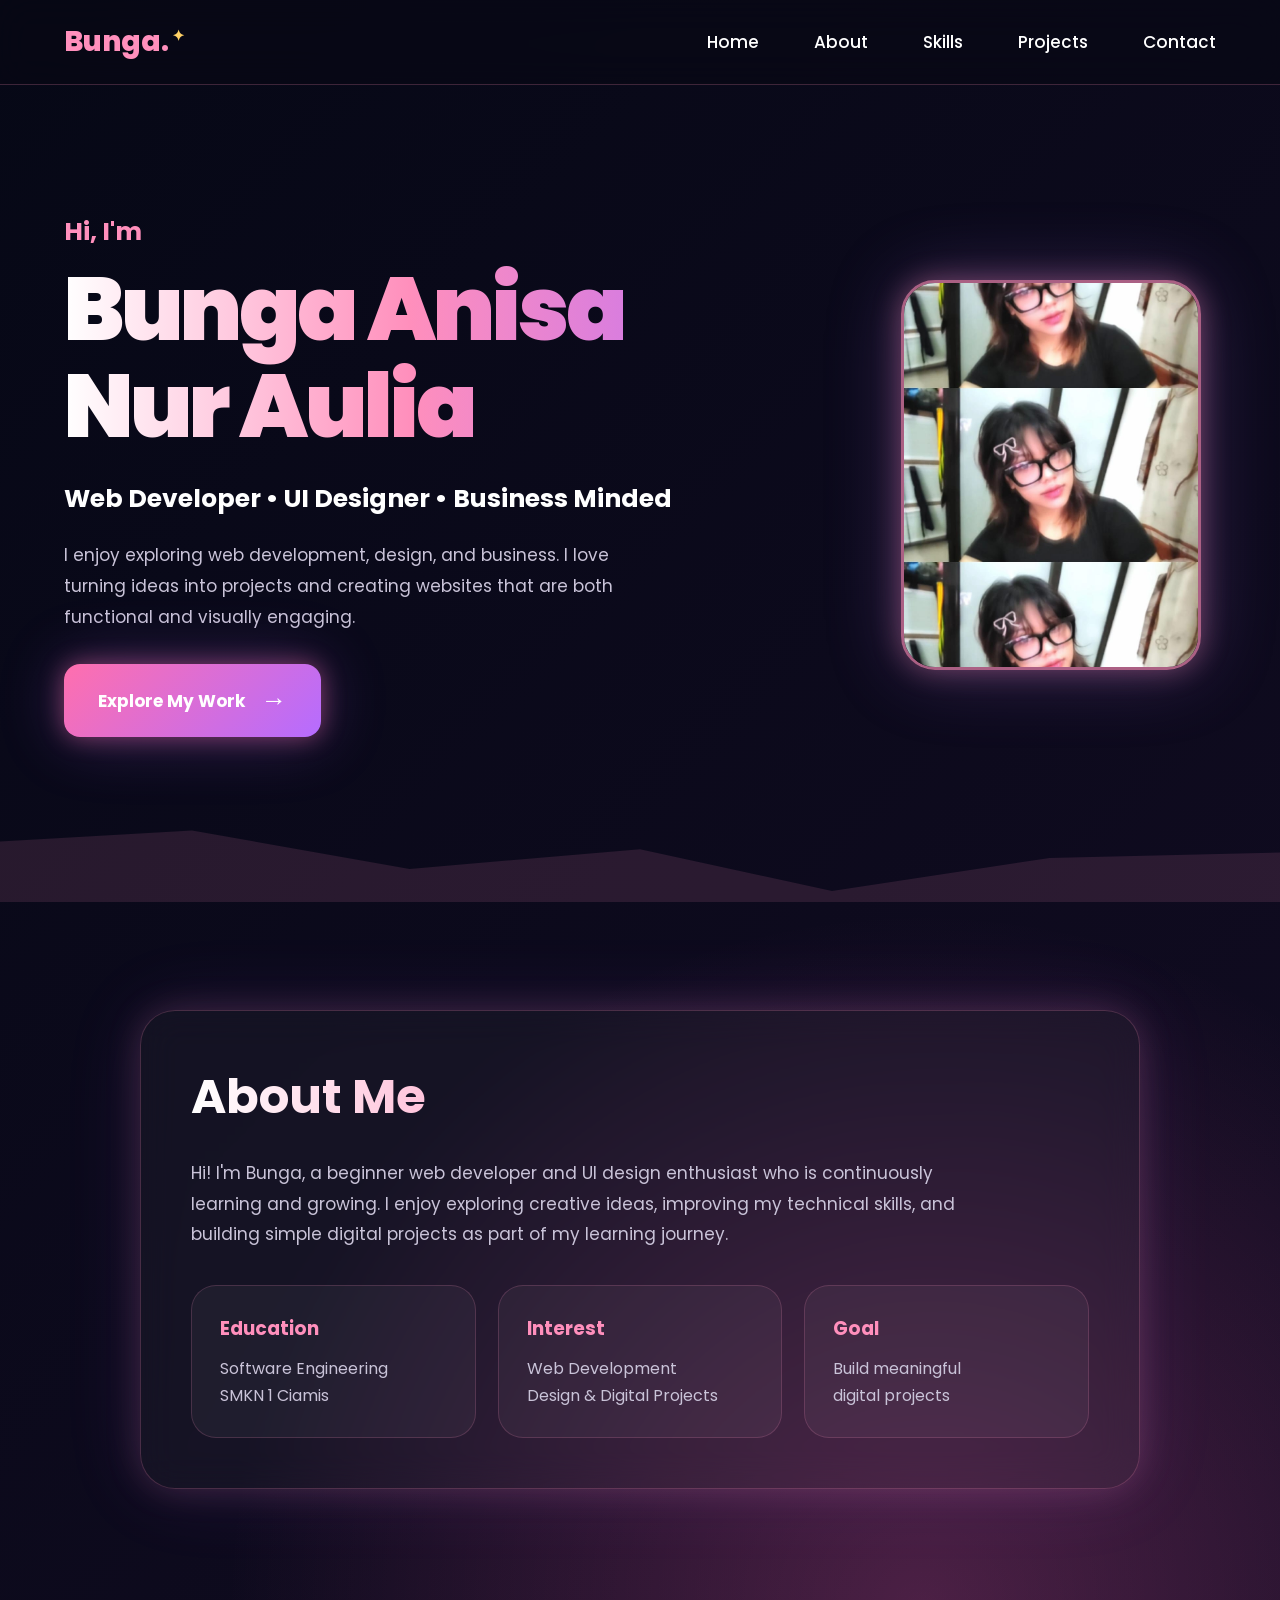
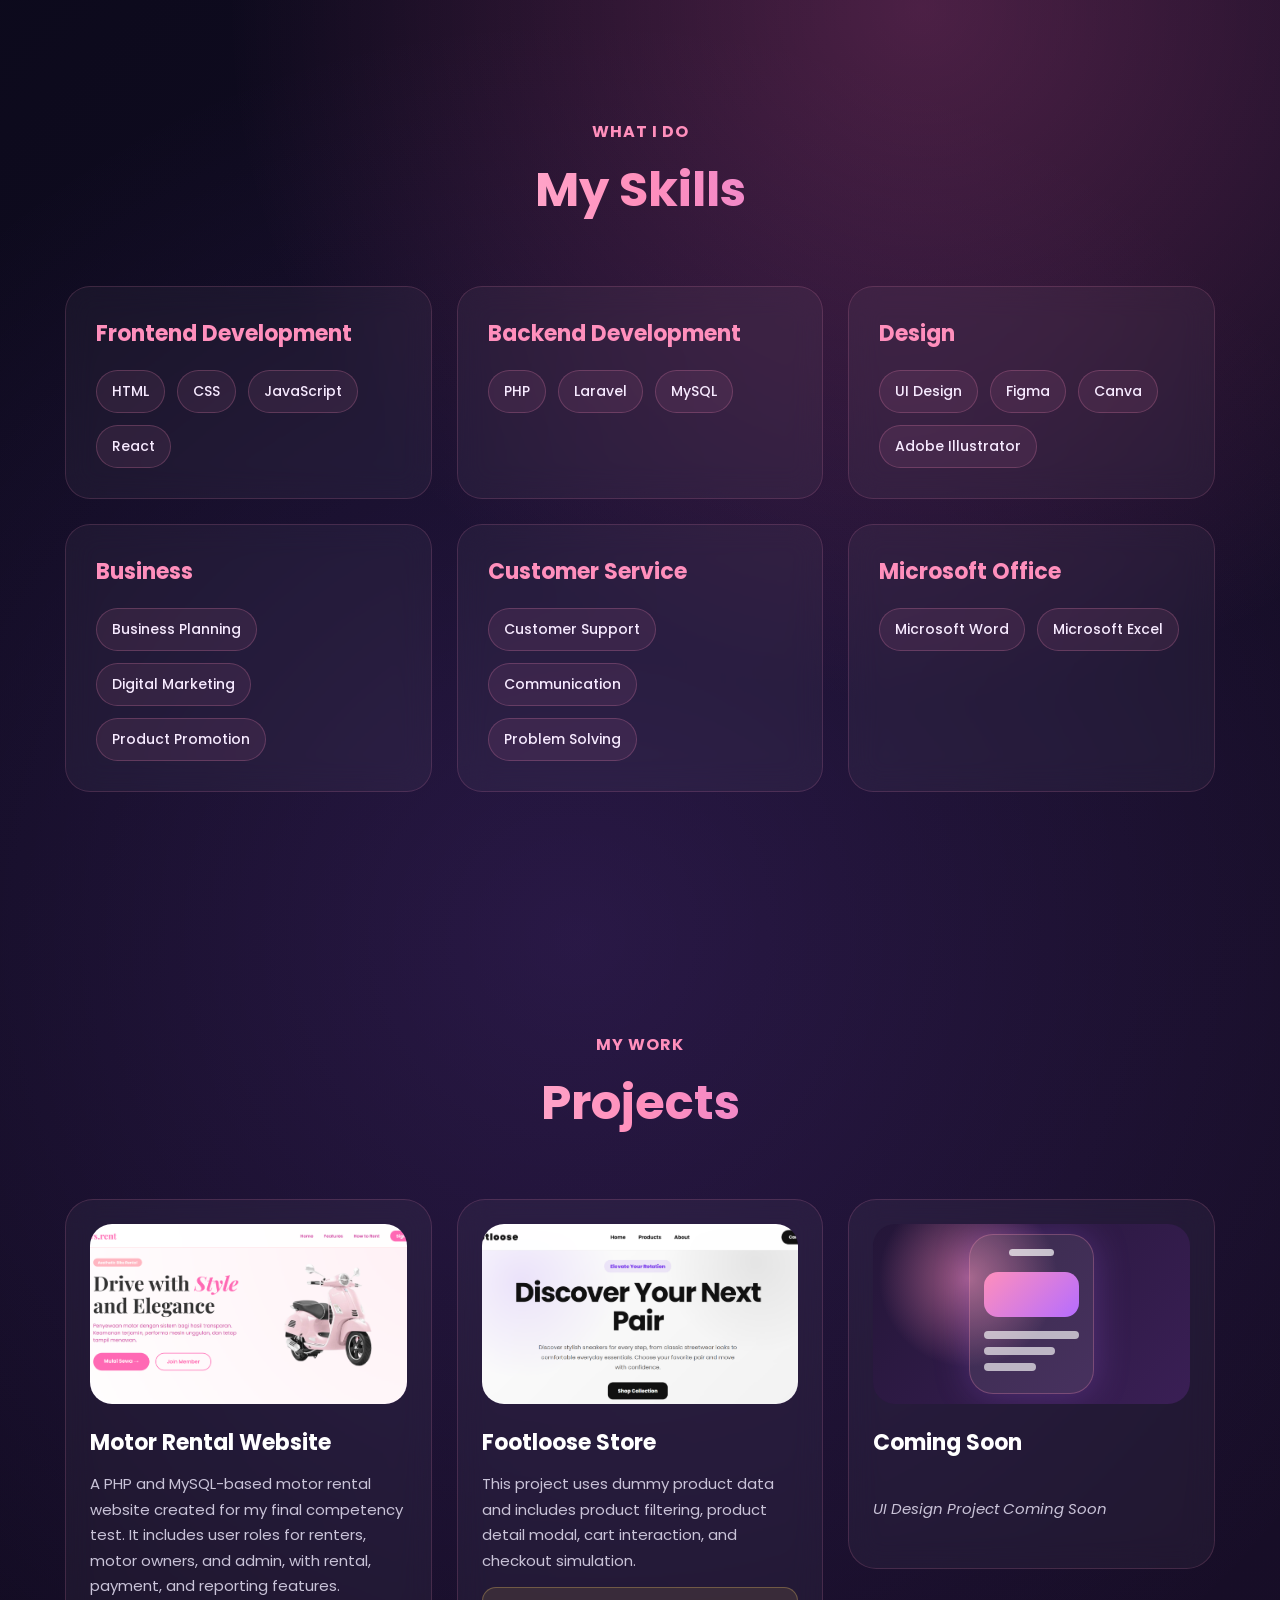
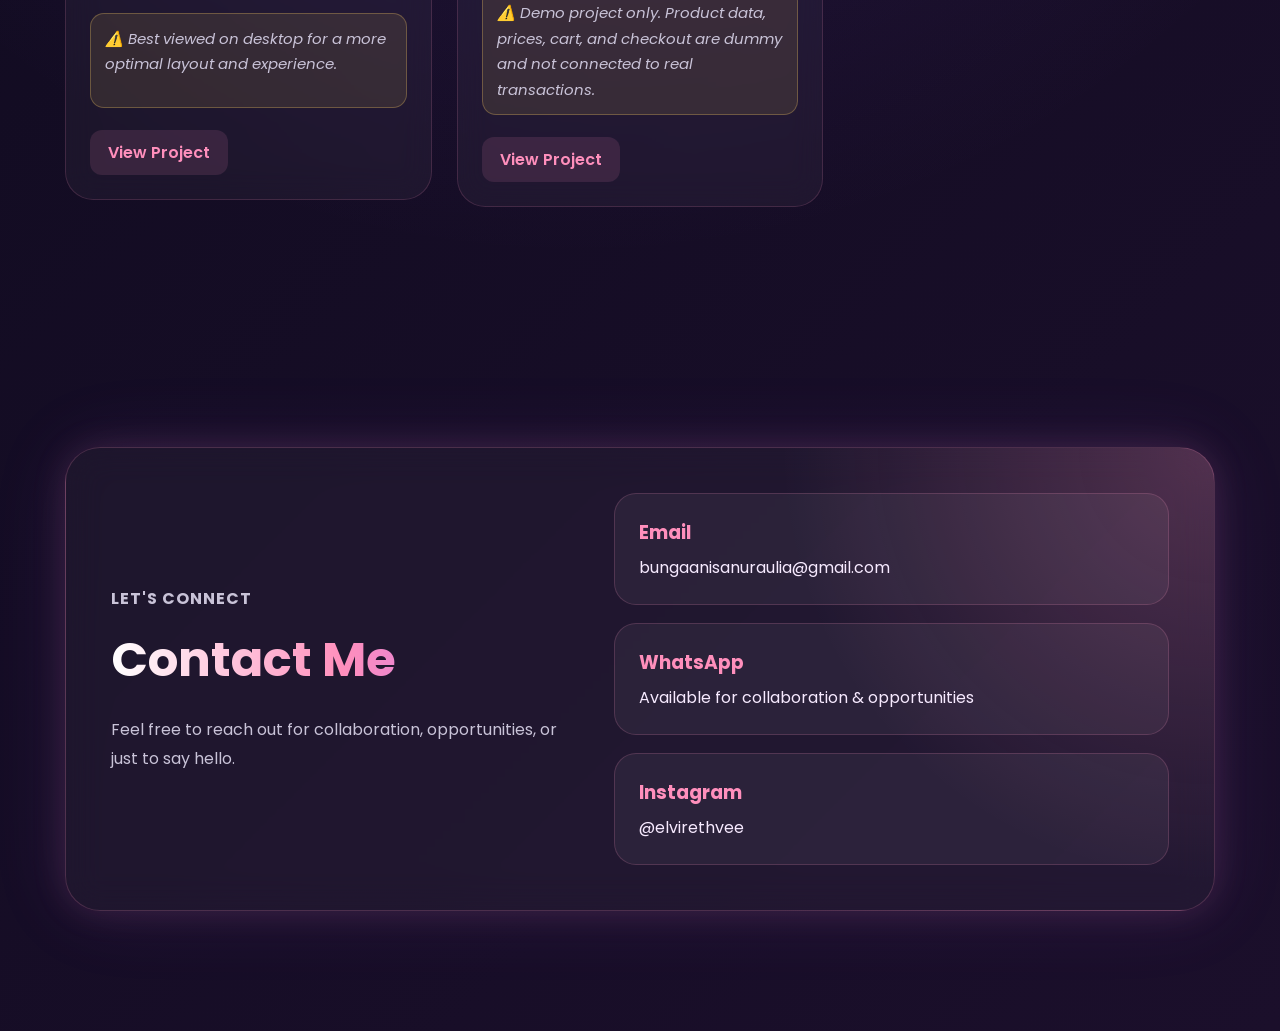
<file: index.html>
<!DOCTYPE html>
<html lang="id">
<head>
  <meta charset="UTF-8">
  <meta name="viewport" content="width=device-width, initial-scale=1.0">
  <title>Portfolio Bunga</title>
  <link rel="stylesheet" href="style.css">
</head>

<body>

  <nav>
    <h2 class="logo">Bunga.</h2>

    <ul>
      <li><a href="#home">Home</a></li>
      <li><a href="#about">About</a></li>
      <li><a href="#skills">Skills</a></li>
      <li><a href="#projects">Projects</a></li>
      <li><a href="#contact">Contact</a></li>
    </ul>
  </nav>

  <section id="home" class="hero">
    <div class="hero-text">
      <p class="hello">Hi, I'm</p>

      <h1>
        Bunga Anisa<br>
        Nur Aulia
      </h1>

      <h3>Web Developer • UI Designer • Business Minded</h3>

      <p class="desc">
        I enjoy exploring web development, design, and business.
        I love turning ideas into projects and creating websites that are both
        functional and visually engaging.
      </p>

      <a href="#projects" class="btn">Explore My Work</a>
    </div>

    <div class="hero-image">
      <img src="mypoto.jpeg" alt="Foto Profil">
    </div>
  </section>

  <section id="about" class="about">
    <div class="about-container">
      <h2>About Me</h2>

      <p>
        Hi! I'm Bunga, a beginner web developer and UI design enthusiast who is
        continuously learning and growing. I enjoy exploring creative ideas,
        improving my technical skills, and building simple digital projects as part
        of my learning journey.
      </p>

      <div class="about-cards">
        <div class="about-card">
          <h3>Education</h3>
          <p>Software Engineering<br>SMKN 1 Ciamis</p>
        </div>

        <div class="about-card">
          <h3>Interest</h3>
          <p>Web Development<br>Design & Digital Projects</p>
        </div>

        <div class="about-card">
          <h3>Goal</h3>
          <p>Build meaningful<br>digital projects</p>
        </div>
      </div>
    </div>
  </section>

  <section id="skills" class="skills">
    <div class="section-title">
      <p class="section-subtitle">What I Do</p>
      <h2>My Skills</h2>
    </div>

    <div class="skills-container">

      <div class="skill-card">
        <h3>Frontend Development</h3>
        <div class="skill-tags">
          <span>HTML</span>
          <span>CSS</span>
          <span>JavaScript</span>
          <span>React</span>
        </div>
      </div>

      <div class="skill-card">
        <h3>Backend Development</h3>
        <div class="skill-tags">
          <span>PHP</span>
          <span>Laravel</span>
          <span>MySQL</span>
        </div>
      </div>

      <div class="skill-card">
        <h3>Design</h3>
        <div class="skill-tags">
          <span>UI Design</span>
          <span>Figma</span>
          <span>Canva</span>
          <span>Adobe Illustrator</span>
        </div>
      </div>

      <div class="skill-card">
        <h3>Business</h3>
        <div class="skill-tags">
          <span>Business Planning</span>
          <span>Digital Marketing</span>
          <span>Product Promotion</span>
        </div>
      </div>

      <div class="skill-card">
        <h3>Customer Service</h3>
        <div class="skill-tags">
          <span>Customer Support</span>
          <span>Communication</span>
          <span>Problem Solving</span>
        </div>
      </div>

      <div class="skill-card">
        <h3>Microsoft Office</h3>
        <div class="skill-tags">
          <span>Microsoft Word</span>
          <span>Microsoft Excel</span>
        </div>
      </div>

    </div>
  </section>

  <section id="projects" class="projects">
    <div class="section-title">
      <p class="section-subtitle">My Work</p>
      <h2>Projects</h2>
    </div>

    <div class="projects-container">

      <!-- PROJECT 1 -->
      <div class="project-card">
        <div class="project-img">
          <img src="ss rental.png" alt="Screenshot Motor Rental Website">
        </div>

        <h3>Motor Rental Website</h3>

        <p>
          A PHP and MySQL-based motor rental website created for my final competency test.
          It includes user roles for renters, motor owners, and admin, with rental,
          payment, and reporting features.
        </p>

        <p class="desktop-note">
          ⚠️ Best viewed on desktop for a more optimal layout and experience.
        </p>

        <a href="https://piwsrent.kesug.com"
           target="_blank"
           class="btn-project">
          View Project
        </a>
      </div>

      <!-- PROJECT 2 -->
      <div class="project-card">
      <div class="project-img footloose-preview">
      <img src="footloose.png" alt="Screenshot Footloose Sneaker Store">
      </div>

        <h3>Footloose Store</h3>

        <p>
          This project uses dummy product data and includes product filtering,
          product detail modal, cart interaction, and checkout simulation.
        </p>

        <p class="desktop-note">
          ⚠️ Demo project only. Product data, prices, cart, and checkout are dummy
          and not connected to real transactions.
        </p>

        <a href="https://footloose-three.vercel.app/"
           target="_blank"
           class="btn-project">
          View Project
        </a>
      </div>

      <!-- PROJECT 3 -->
      <div class="project-card">
        <div class="project-img mockup-ui">
          <div class="phone-mockup">
            <div class="phone-header"></div>
            <div class="phone-card"></div>
            <div class="phone-lines">
              <span></span>
              <span></span>
              <span></span>
            </div>
          </div>
        </div>

        <h3>Coming Soon</h3>
        <p class="soon-text">UI Design Project Coming Soon</p>
      </div>

    </div>
  </section>

  <section id="contact" class="contact">
    <div class="contact-wrapper">
      <div class="contact-left">
        <p class="section-subtitle">Let's Connect</p>
        <h2>Contact Me</h2>
        <p>
          Feel free to reach out for collaboration, opportunities,
          or just to say hello.
        </p>
      </div>

      <div class="contact-right">

        <a href="mailto:bungaanisanuraulia@gmail.com" class="contact-box">
          <h3>Email</h3>
          <p>bungaanisanuraulia@gmail.com</p>
        </a>

        <a href="https://wa.me/6285798214273"
           target="_blank"
           class="contact-box">
          <h3>WhatsApp</h3>
          <p>Available for collaboration & opportunities</p>
        </a>

        <a href="https://www.instagram.com/elvirethvee"
           target="_blank"
           class="contact-box">
          <h3>Instagram</h3>
          <p>@elvirethvee</p>
        </a>

      </div>
    </div>
  </section>

</body>
</html>
</file>
<file: style.css>
@import url('https://fonts.googleapis.com/css2?family=Poppins:wght@300;400;500;600;700;800;900&display=swap');

html {
  scroll-behavior: smooth;
}
section {
  scroll-margin-top: 100px;
}

* {
  margin: 0;
  padding: 0;
  box-sizing: border-box;
  font-family: 'Poppins', sans-serif;
}

body {
  min-height: 100vh;
  color: white;
  background:
    radial-gradient(circle at 72% 38%, rgba(255, 95, 180, .25), transparent 25%),
    radial-gradient(circle at 45% 60%, rgba(160, 90, 255, .16), transparent 35%),
    linear-gradient(135deg, #060816 0%, #100b20 45%, #1b0f2b 100%);
  overflow-x: hidden;
}

nav {
  height: 85px;
  padding: 0 5%;
  display: flex;
  align-items: center;
  justify-content: space-between;
  background: rgba(8, 8, 20, .65);
  backdrop-filter: blur(18px);
  border-bottom: 1px solid rgba(255, 143, 188, .22);
  position: sticky;
  top: 0;
  z-index: 100;
}

.logo {
  font-size: 28px;
  font-weight: 800;
  color: #ff8fbc;
}

.logo::after {
  content: "✦";
  color: #ffd166;
  font-size: 15px;
  margin-left: 3px;
  position: relative;
  top: -10px;
}

nav ul {
  display: flex;
  gap: 55px;
  list-style: none;
}

nav a {
  color: white;
  text-decoration: none;
  font-size: 17px;
  font-weight: 500;
  transition: .3s;
}

nav a:hover {
  color: #ff8fbc;
}

.hero {
  min-height: calc(100vh - 85px);
  padding: 55px 5% 90px;
  display: grid;
  grid-template-columns: 1.4fr .6fr;
  align-items: center;
  gap: 55px;
  position: relative;
}

.hero::before {
  content: "";
  position: absolute;
  bottom: -2px;
  left: 0;
  width: 100%;
  height: 110px;
  background: rgba(255, 143, 188, .12);
  clip-path: polygon(0 45%, 15% 35%, 32% 70%, 50% 52%, 65% 90%, 82% 60%, 100% 55%, 100% 100%, 0 100%);
}

.hero-text {
  position: relative;
  z-index: 2;
}

.hello {
  color: #ff8fbc;
  font-size: 25px;
  font-weight: 700;
  margin-bottom: 10px;
}

.hero-text h1 {
  font-size: clamp(58px, 7vw, 95px);
  line-height: 1.08;
  font-weight: 900;
  letter-spacing: -3px;
  margin-bottom: 18px;
  padding-bottom: 8px;
  background: linear-gradient(90deg, #ffffff 0%, #ff8fbc 45%, #b56cff 100%);
  -webkit-background-clip: text;
  color: transparent;
}

.hero-text h3 {
  font-size: 25px;
  font-weight: 700;
  margin-bottom: 22px;
}

.desc {
  max-width: 560px;
  color: #c9c3d8;
  font-size: 17px;
  line-height: 1.8;
  margin-bottom: 32px;
}

.btn {
  display: inline-flex;
  align-items: center;
  justify-content: center;
  padding: 17px 34px;
  border-radius: 16px;
  background: linear-gradient(135deg, #ff6fae, #b56cff);
  color: white;
  text-decoration: none;
  font-size: 17px;
  font-weight: 700;
  box-shadow:
    0 0 25px rgba(255, 111, 174, .45),
    0 0 65px rgba(181, 108, 255, .28);
  transition: .3s;
}

.btn::after {
  content: "→";
  font-size: 26px;
  margin-left: 16px;
}

.btn:hover {
  transform: translateY(-6px);
}

.hero-image {
  width: 300px;
  height: 390px;
  justify-self: center;
  border-radius: 34px;
  overflow: hidden;
  position: relative;
  z-index: 2;
  border: 3px solid rgba(255, 143, 188, .65);
  box-shadow:
    0 0 28px rgba(255, 143, 188, .38),
    0 0 75px rgba(192, 132, 252, .25);
}

.hero-image img {
  width: 100%;
  height: 100%;
  object-fit: cover;
}

@media (max-width: 1100px) {
  .hero {
    grid-template-columns: 1fr;
    text-align: center;
  }

  .desc {
    margin-left: auto;
    margin-right: auto;
  }

  .hero-image {
    width: 280px;
    height: 360px;
  }
}

@media (max-width: 768px) {
  nav ul {
    display: none;
  }

  .hero-text h1 {
    font-size: 50px;
    letter-spacing: -1px;
  }

  .hero-text h3 {
    font-size: 19px;
  }

  .hero-image {
    width: 250px;
    height: 330px;
  }
}
.about {
  padding: 110px 5%;
  position: relative;
}

.about-container {
  max-width: 1000px;
  margin: auto;
  padding: 50px;
  border-radius: 35px;
  background: rgba(255, 255, 255, .04);
  border: 1px solid rgba(255, 143, 188, .22);
  backdrop-filter: blur(18px);
  box-shadow:
    0 0 35px rgba(255, 143, 188, .18),
    0 0 80px rgba(181, 108, 255, .12);
}

.section-subtitle {
  color: #ff8fbc;
  font-weight: 700;
  margin-bottom: 10px;
  font-size: 16px;
  letter-spacing: 1px;
  text-transform: uppercase;
}

.about h2 {
  font-size: 48px;
  margin-bottom: 25px;
  background: linear-gradient(90deg, #ffffff, #ff8fbc, #b56cff);
  -webkit-background-clip: text;
  color: transparent;
}

.about-container > p {
  color: #c9c3d8;
  font-size: 17px;
  line-height: 1.8;
  max-width: 780px;
  margin-bottom: 35px;
}

.about-cards {
  display: grid;
  grid-template-columns: repeat(3, 1fr);
  gap: 22px;
}

.about-card {
  padding: 28px;
  border-radius: 25px;
  background: rgba(255, 255, 255, .045);
  border: 1px solid rgba(255, 143, 188, .18);
}

.about-card h3 {
  color: #ff8fbc;
  margin-bottom: 12px;
}

.about-card p {
  color: #c9c3d8;
  line-height: 1.7;
}

@media (max-width: 768px) {
  .about-container {
    padding: 35px 25px;
  }

  .about-cards {
    grid-template-columns: 1fr;
  }

  .about h2 {
    font-size: 38px;
  }
}
/* SKILLS */

.skills {
  padding: 120px 5%;
}

.section-title {
  text-align: center;
  margin-bottom: 60px;
}

.section-title p {
  color: #ff8fbc;
  font-weight: 700;
  margin-bottom: 10px;
  font-size: 16px;
  letter-spacing: 1px;
  text-transform: uppercase;
}

.section-title h2 {
  font-size: 48px;
  margin-bottom: 25px;
  background: linear-gradient(90deg, #ffffff, #ff8fbc, #b56cff);
  -webkit-background-clip: text;
  color: transparent;
}

.skills-container {
  max-width: 1150px;
  margin: auto;
  display: grid;
  grid-template-columns: repeat(3, 1fr);
  gap: 25px;
}

.skill-card {
  min-height: 180px;
  padding: 30px;
  border-radius: 25px;
  background: rgba(255,255,255,.04);
  border: 1px solid rgba(255,143,188,.16);
  backdrop-filter: blur(15px);
  transition: .3s;
}

.skill-card:hover {
  transform: translateY(-10px);
  box-shadow:
    0 0 25px rgba(255,143,188,.18),
    0 0 60px rgba(181,108,255,.13);
}

.skill-card h3 {
  color: #ff8fbc;
  font-size: 22px;
  margin-bottom: 20px;
}

.skill-tags {
  display: flex;
  flex-wrap: wrap;
  gap: 12px;
}

.skill-tags span {
  padding: 10px 15px;
  border-radius: 999px;
  color: #f7eaff;
  background: rgba(255, 143, 188, .08);
  border: 1px solid rgba(255, 143, 188, .22);
  font-size: 14px;
  font-weight: 500;
}

.skill-tags span:hover {
  background: linear-gradient(135deg, #ff8fbc, #b56cff);
  color: white;
}

@media(max-width:900px) {
  .skills-container {
    grid-template-columns: 1fr;
  }
}
/* PROJECTS */

.projects {
  padding: 120px 5%;
}

.projects-container {
  max-width: 1150px;
  margin: 0 auto;
  display: grid;
  grid-template-columns: repeat(3, minmax(0, 1fr));
  gap: 25px;
  align-items: start;
}

.project-card {
  padding: 24px;
  border-radius: 28px;
  background: rgba(255, 255, 255, .04);
  border: 1px solid rgba(255, 143, 188, .16);
  backdrop-filter: blur(15px);
  transition: .3s;
  min-width: 0;
  overflow: hidden;
}

.project-img {
  width: 100%;
  height: 180px;
  border-radius: 22px;
  margin-bottom: 22px;
  overflow: hidden;
  background:
    radial-gradient(circle at 30% 30%, rgba(255, 143, 188, .55), transparent 35%),
    linear-gradient(135deg, #241638, #3a1f55);

  display: flex;
  align-items: center;
  justify-content: center;
}

.project-img img {
  width: 100%;
  height: 100%;
  object-fit: cover;
  object-position: top center;
  display: block;
}

.project-card:hover {
  transform: translateY(-10px);
  box-shadow:
    0 0 25px rgba(255, 143, 188, .16),
    0 0 60px rgba(181, 108, 255, .13);
}

.project-card h3 {
  color: white;
  margin-bottom: 12px;
  font-size: 22px;
}

.project-card p {
  color: #c9c3d8;
  line-height: 1.7;
  margin-bottom: 22px;
  font-size: 15px;
}

.project-card a{
  display:inline-block;
  margin-top:15px;
  padding:10px 18px;
  border-radius:12px;
  background:rgba(255,143,188,.12);
  color:#ff8fbc;
  text-decoration:none;
  font-weight:600;
}


.project-card a:hover {
  color: #c084fc;
}

@media(max-width:900px) {
  .projects-container {
    grid-template-columns: 1fr;
  }
}

/* CONTACT */

.contact {
  padding: 120px 5%;
}

.contact-container {
  max-width: 1000px;
  margin: auto;
  display: grid;
  grid-template-columns: repeat(3, 1fr);
  gap: 25px;
}

.contact-card {
  padding: 30px;
  border-radius: 25px;
  background: rgba(255,255,255,.04);
  border: 1px solid rgba(255,143,188,.16);
  backdrop-filter: blur(15px);
  transition: .3s;
  text-align: center;
}

.contact-card:hover {
  transform: translateY(-10px);
  box-shadow:
    0 0 25px rgba(255,143,188,.18),
    0 0 60px rgba(181,108,255,.13);
}

.contact-card h3 {
  color: #ff8fbc;
  font-size: 22px;
  margin-bottom: 12px;
}

.contact-card p {
  color: #c9c3d8;
  line-height: 1.7;
}

@media(max-width:900px) {
  .contact-container {
    grid-template-columns: 1fr;
  }
}

/* CONTACT */

.contact {
  padding: 120px 5%;
}

.contact-wrapper {
  max-width: 1150px;
  margin: auto;
  display: grid;
  grid-template-columns: 1fr 1.2fr;
  gap: 40px;
  align-items: center;
  padding: 45px;
  border-radius: 35px;
  background:
    radial-gradient(circle at top right, rgba(255,143,188,.22), transparent 35%),
    rgba(255,255,255,.04);
  border: 1px solid rgba(255,143,188,.2);
  backdrop-filter: blur(18px);
  box-shadow:
    0 0 35px rgba(255,143,188,.14),
    0 0 80px rgba(181,108,255,.1);
}

.contact-left h2 {
  font-size: 48px;
  margin-bottom: 20px;
  background: linear-gradient(90deg, #ffffff, #ff8fbc, #b56cff);
  -webkit-background-clip: text;
  color: transparent;
}

.contact-left p {
  color: #c9c3d8;
  line-height: 1.8;
}

.contact-right {
  display: grid;
  gap: 18px;
}

.contact-box {
  display: block;
  padding: 24px;
  border-radius: 22px;
  text-decoration: none;
  background: rgba(255,255,255,.05);
  border: 1px solid rgba(255,143,188,.18);
  transition: .3s;
}

.contact-box:hover {
  transform: translateX(10px);
  background: rgba(255,143,188,.1);
  box-shadow:
    0 0 25px rgba(255,143,188,.18),
    0 0 60px rgba(181,108,255,.12);
}

.contact-box h3 {
  color: #ff8fbc;
  margin-bottom: 8px;
}

.contact-box p {
  color: #f7eaff;
}

@media(max-width:900px) {
  .contact-wrapper {
    grid-template-columns: 1fr;
    padding: 30px;
  }
}
.projects-container {
  align-items: start;
}
.soon-text{
  margin-top: 25px;
  color: #b8a7d6;
  font-size: 14px;
  font-style: italic;
}

.browser-mockup {
  width: 88%;
  height: 78%;
  border-radius: 18px;
  overflow: hidden;
  background: rgba(255, 255, 255, .08);
  border: 1px solid rgba(255, 143, 188, .25);
  box-shadow: 0 0 35px rgba(255, 143, 188, .18);
}

.browser-top {
  height: 30px;
  display: flex;
  align-items: center;
  gap: 7px;
  padding: 0 14px;
  background: rgba(255, 255, 255, .1);
}

.browser-top span {
  width: 8px;
  height: 8px;
  border-radius: 50%;
  background: #ff8fbc;
}

.browser-content {
  padding: 22px;
}

.line {
  height: 12px;
  border-radius: 20px;
  margin-bottom: 13px;
  background: rgba(255, 255, 255, .75);
}

.line.big {
  width: 75%;
}

.line.small {
  width: 48%;
  background: rgba(255, 143, 188, .75);
}

.mockup-button {
  width: 80px;
  height: 26px;
  border-radius: 999px;
  margin-top: 18px;
  background: linear-gradient(135deg, #ff8fbc, #b56cff);
}

.phone-mockup {
  width: 125px;
  height: 160px;
  border-radius: 24px;
  padding: 14px;
  background: rgba(255, 255, 255, .09);
  border: 1px solid rgba(255, 143, 188, .28);
  box-shadow: 0 0 35px rgba(181, 108, 255, .25);
}

.phone-header {
  width: 45px;
  height: 7px;
  border-radius: 999px;
  margin: 0 auto 16px;
  background: rgba(255, 255, 255, .7);
}

.phone-card {
  height: 45px;
  border-radius: 14px;
  margin-bottom: 14px;
  background: linear-gradient(135deg, #ff8fbc, #b56cff);
}

.phone-lines span {
  display: block;
  height: 8px;
  border-radius: 999px;
  margin-bottom: 8px;
  background: rgba(255, 255, 255, .65);
}

.phone-lines span:nth-child(1) {
  width: 100%;
}

.phone-lines span:nth-child(2) {
  width: 75%;
}

.phone-lines span:nth-child(3) {
  width: 55%;
}

.desktop-note {
  margin-top: -8px;
  margin-bottom: 18px;
  padding: 12px 14px;
  border-radius: 14px;
  background: rgba(255, 209, 102, .10);
  border: 1px solid rgba(255, 209, 102, .28);
  color: #ffd166;
  font-size: 13px;
  line-height: 1.6;
  font-style: italic;
}


/* ===== FINAL MOBILE RESPONSIVE FIX ===== */

@media (max-width: 768px) {
  html,
  body {
    width: 100%;
    max-width: 100%;
    overflow-x: hidden;
  }

  nav {
    width: 100%;
    padding: 22px 8%;
    justify-content: center;
    text-align: center;
  }

  .logo {
    font-size: 30px;
  }

  nav ul {
    display: none;
  }

  .hero {
    min-height: auto;
    display: flex;
    flex-direction: column;
    padding: 40px 8% 70px;
    gap: 35px;
    text-align: center;
  }

  .hero-text {
    width: 100%;
    text-align: center;
  }

  .hello {
    font-size: 24px;
    margin-bottom: 20px;
  }

  .hero-text h1 {
    font-size: 58px;
    line-height: 1.05;
    letter-spacing: -2px;
    margin-bottom: 30px;
  }

  .hero-text h3 {
    font-size: 23px;
    line-height: 1.6;
    max-width: 100%;
    margin: 0 auto 25px;
  }

  .desc {
    max-width: 100%;
    font-size: 20px;
    line-height: 1.8;
    margin: 0 auto 35px;
  }

  .hero-image {
    width: 100%;
    max-width: 360px;
    height: 300px;
    margin: 0 auto;
    transform: none;
    justify-self: center;
  }

  .hero-image img {
    width: 100%;
    height: 100%;
    object-fit: cover;
  }

  .btn {
    width: 100%;
    max-width: 270px;
    margin: 0 auto;
    padding: 18px 24px;
    font-size: 18px;
  }

  .about,
  .skills,
  .projects,
  .contact {
    width: 100%;
    padding: 80px 8%;
  }

  .about-container,
  .contact-wrapper {
    width: 100%;
    max-width: 100%;
    padding: 35px 28px;
    border-radius: 30px;
    margin: 0 auto;
  }

  .about h2,
  .section-title h2,
  .contact-left h2 {
    font-size: 46px;
    line-height: 1.15;
    text-align: center;
  }

  .about-container > p {
    font-size: 20px;
    line-height: 1.8;
    text-align: left;
  }

  .about-cards,
  .skills-container,
  .projects-container,
  .contact-wrapper {
    grid-template-columns: 1fr;
  }

  .about-card,
  .skill-card,
  .project-card,
  .contact-box {
    width: 100%;
    padding: 30px;
    border-radius: 28px;
  }

  .section-title {
    text-align: center;
    margin-bottom: 50px;
  }

  .section-title p {
    font-size: 16px;
  }

  .skill-card h3,
  .project-card h3 {
    font-size: 28px;
  }

  .skill-tags {
    gap: 14px;
  }

  .skill-tags span {
    font-size: 16px;
    padding: 12px 18px;
  }

  .project-img {
    height: 220px;
  }

  .project-card p {
    font-size: 19px;
    line-height: 1.8;
  }

  .desktop-note {
    font-size: 17px;
    line-height: 1.8;
    margin-bottom: 22px;
  }

  .project-card a,
  .btn-project {
    width: 100%;
    text-align: center;
    padding: 15px 20px;
    font-size: 18px;
  }

  .contact-box p {
    word-break: break-word;
  }
}

@media (max-width: 480px) {
  nav {
    padding: 20px 7%;
  }

  .hero {
    padding: 35px 7% 65px;
  }

  .hero-text h1 {
    font-size: 52px;
  }

  .hero-text h3 {
    font-size: 20px;
  }

  .desc {
    font-size: 18px;
  }

  .hero-image {
    max-width: 330px;
    height: 280px;
  }

  .about,
  .skills,
  .projects,
  .contact {
    padding: 75px 7%;
  }

  .about h2,
  .section-title h2,
  .contact-left h2 {
    font-size: 40px;
  }

  .about-container,
  .contact-wrapper,
  .about-card,
  .skill-card,
  .project-card,
  .contact-box {
    padding: 26px;
  }

  .project-img {
    height: 190px;
  }
}

/* FIX PROJECT CARD HEIGHT BIAR SAMA */
.projects-container {
  align-items: stretch;
}

.project-card {
  min-height: 540px;
  display: flex;
  flex-direction: column;
}

.project-img {
  height: 180px;
  flex-shrink: 0;
}

.project-card p {
  flex-grow: 0;
}

.project-card .desktop-note {
  min-height: 95px;
}

.project-card a,
.btn-project {
  margin-top: auto;
  width: fit-content;
}

/* khusus card coming soon biar tetap balance */
.project-card .soon-text {
  min-height: 95px;
}

/* FIX CARD 3 BIAR NGGAK IKUT KEPANJANGAN */
.projects-container {
  align-items: start !important;
}

.project-card:nth-child(3) {
  min-height: auto !important;
  height: auto !important;
  align-self: start !important;
}

.project-card:nth-child(3) .soon-text {
  min-height: auto !important;
}

.project-card:nth-child(3) .project-img {
  height: 180px !important;
}
</file>
